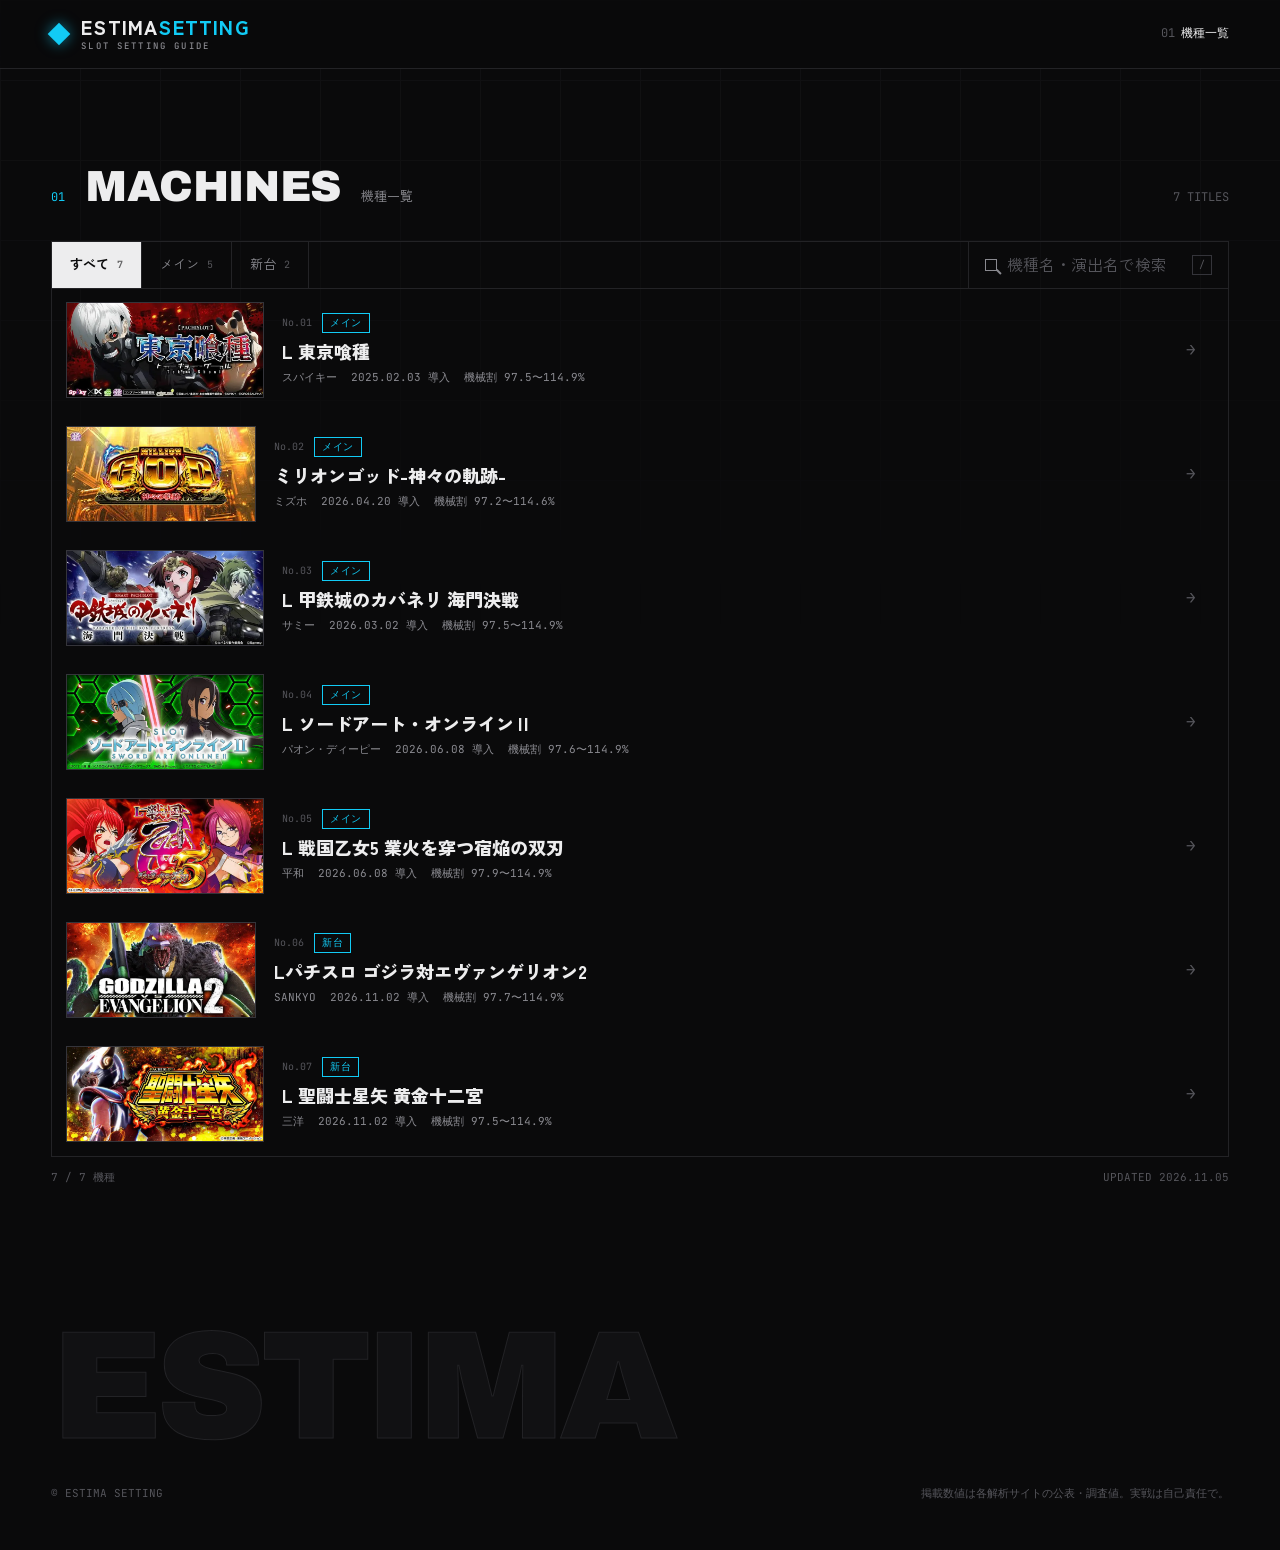
<file: index.html>
<!doctype html>
<html lang="ja">
<head>
<meta charset="utf-8">
<meta name="viewport" content="width=device-width,initial-scale=1,viewport-fit=cover">
<meta name="theme-color" content="#0a0a0b">
<title>ESTIMA SETTING | スロット設定判別まとめ</title>
<meta name="description" content="スロットの設定判別・設定差をまとめたサイト。機種名で検索できます。">
<link rel="icon" href="data:image/svg+xml,%3Csvg xmlns=%27http://www.w3.org/2000/svg%27 viewBox=%270 0 32 32%27%3E%3Crect width=%2732%27 height=%2732%27 fill=%27%230a0a0b%27/%3E%3Crect x=%279%27 y=%279%27 width=%2714%27 height=%2714%27 fill=%27%2338bdf8%27 transform=%27rotate(45 16 16)%27/%3E%3C/svg%3E">
<link rel="preconnect" href="https://fonts.googleapis.com">
<link rel="preconnect" href="https://fonts.gstatic.com" crossorigin>
<link href="https://fonts.googleapis.com/css2?family=Archivo:wght@800;900&family=JetBrains+Mono:wght@400;500&family=Zen+Kaku+Gothic+New:wght@400;500;700;900&display=swap" rel="stylesheet">
<link rel="stylesheet" href="css/style.css">
<link rel="stylesheet" href="css/app.css">
</head>
<body>
<div class="gridbg" aria-hidden="true"></div>

<header class="hdr">
  <div class="wrap">
    <a class="logo" href="./">
      <i></i>
      <span class="lt">
        <span>ESTIMA<em>SETTING</em></span>
        <small>SLOT SETTING GUIDE</small>
      </span>
    </a>
    <nav class="nav">
      <a class="k" href="#list"><b>01</b>機種一覧</a>
    </nav>
  </div>
</header>

<main>
  <section class="sec first" id="list">
    <div class="wrap">
      <div class="sec-head">
        <span class="no">01</span>
        <h1>MACHINES</h1>
        <span class="jp">機種一覧</span>
        <span class="r" id="total"></span>
      </div>

      <div class="toolbar">
        <div class="chips" id="chips" role="tablist" aria-label="機種タイプで絞り込み"></div>
        <label class="search" id="searchBox">
          <span class="ico" aria-hidden="true"></span>
          <input id="q" type="search" inputmode="search" enterkeyhint="search" autocomplete="off"
                 placeholder="機種名・演出名で検索（例: ミリゴ / 月山 / おみくじ）" aria-label="機種検索">
          <span class="clear" id="clear" role="button" aria-label="クリア">✕</span>
          <kbd>/</kbd>
        </label>
      </div>

      <ul class="mlist" id="mlist" aria-live="polite"></ul>
      <div class="resultbar"><span id="resultCount"></span><span id="updated"></span></div>
    </div>
  </section>
</main>

<footer>
  <div class="mark" aria-hidden="true">ESTIMA</div>
  <div class="wrap">
    <span>© ESTIMA SETTING</span>
    <span>掲載数値は各解析サイトの公表・調査値。実戦は自己責任で。</span>
  </div>
</footer>

<script src="js/common.js"></script>
<script src="js/index.js"></script>
</body>
</html>
</file>
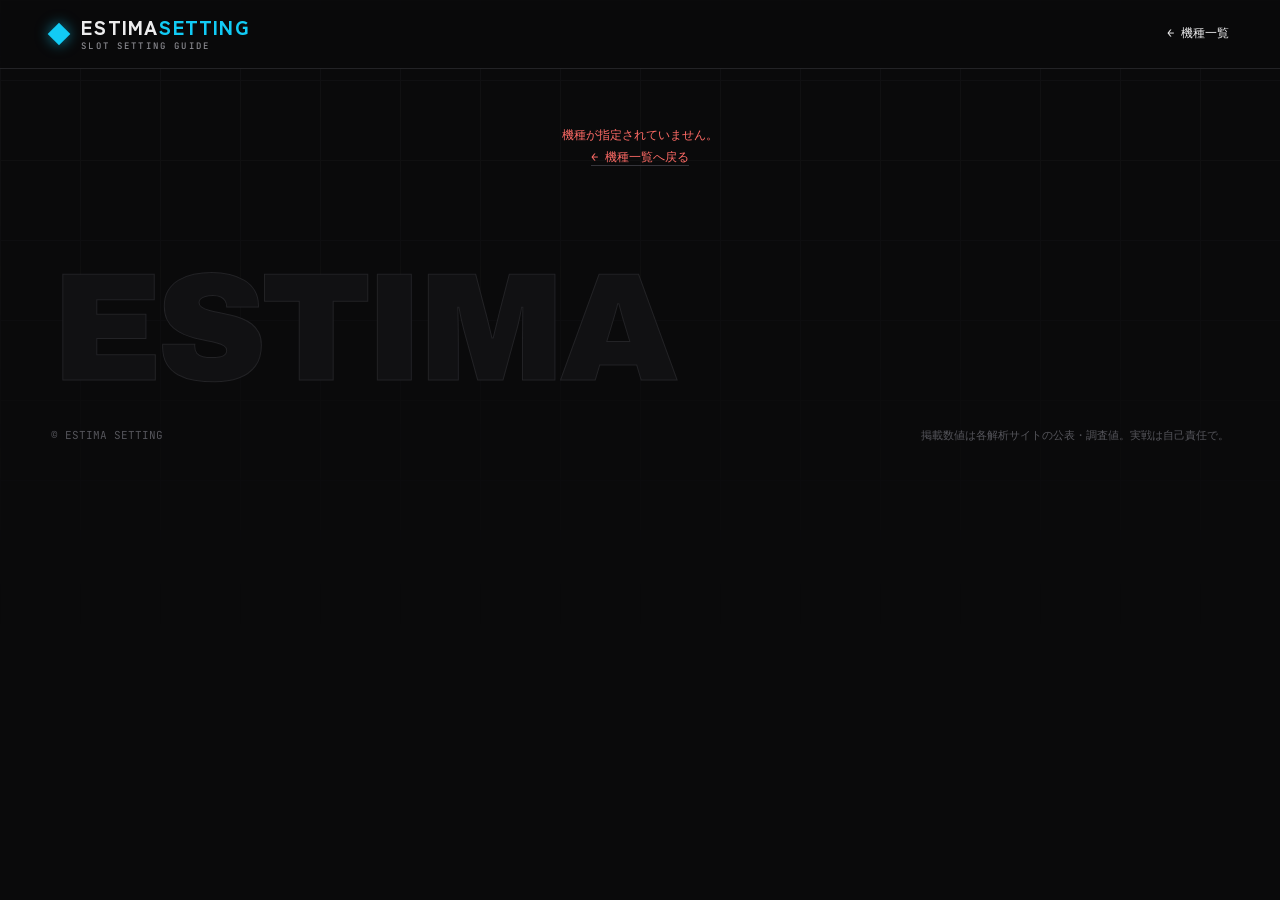
<file: machine.html>
<!doctype html>
<html lang="ja">
<head>
<meta charset="utf-8">
<meta name="viewport" content="width=device-width,initial-scale=1,viewport-fit=cover">
<meta name="theme-color" content="#0a0a0b">
<title>機種情報 | ESTIMA SETTING</title>
<link rel="icon" href="data:image/svg+xml,%3Csvg xmlns=%27http://www.w3.org/2000/svg%27 viewBox=%270 0 32 32%27%3E%3Crect width=%2732%27 height=%2732%27 fill=%27%230a0a0b%27/%3E%3Crect x=%279%27 y=%279%27 width=%2714%27 height=%2714%27 fill=%27%2338bdf8%27 transform=%27rotate(45 16 16)%27/%3E%3C/svg%3E">
<link rel="preconnect" href="https://fonts.googleapis.com">
<link rel="preconnect" href="https://fonts.gstatic.com" crossorigin>
<link href="https://fonts.googleapis.com/css2?family=Archivo:wght@800;900&family=JetBrains+Mono:wght@400;500&family=Zen+Kaku+Gothic+New:wght@400;500;700;900&display=swap" rel="stylesheet">
<link rel="stylesheet" href="css/style.css">
<link rel="stylesheet" href="css/app.css">
</head>
<body>
<div class="gridbg" aria-hidden="true"></div>

<header class="hdr">
  <div class="wrap">
    <a class="logo" href="./">
      <i></i>
      <span class="lt">
        <span>ESTIMA<em>SETTING</em></span>
        <small>SLOT SETTING GUIDE</small>
      </span>
    </a>
    <nav class="nav">
      <a class="k back" href="./">← 機種一覧</a>
    </nav>
  </div>
</header>

<main id="main">
  <div class="wrap"><div class="att-msg" style="padding:80px 0;text-align:center;color:var(--dim);font-family:var(--mono);font-size:12px">LOADING...</div></div>
</main>

<footer>
  <div class="mark" aria-hidden="true">ESTIMA</div>
  <div class="wrap">
    <span>© ESTIMA SETTING</span>
    <span>掲載数値は各解析サイトの公表・調査値。実戦は自己責任で。</span>
  </div>
</footer>

<script src="js/common.js"></script>
<script src="js/machine.js"></script>
</body>
</html>
</file>
<file: css/style.css>
:root{
  --bg:#0a0a0b; --bg2:#111113; --line:#232326; --line2:#34343a;
  --fg:#ededee; --mute:#8a8a90; --dim:#55555b;
  --accent:oklch(0.78 0.14 220); /* アクセント色 */
  --jp:'Zen Kaku Gothic New',sans-serif;
  --mono:'JetBrains Mono',monospace;
  --disp:'Archivo','Zen Kaku Gothic New',sans-serif;
  --pad:clamp(20px,4vw,56px);
}
*{box-sizing:border-box;margin:0;padding:0}
html{scroll-behavior:smooth}
body{background:var(--bg);color:var(--fg);font-family:var(--jp);-webkit-font-smoothing:antialiased;line-height:1.6;overflow-x:hidden;overflow-x:clip}
img,svg,video{max-width:100%;height:auto}
a{color:inherit;text-decoration:none}
button,input{font:inherit;color:inherit;background:none;border:0;outline:0}
::selection{background:var(--accent);color:#000}
.wrap{padding:0 var(--pad);max-width:1440px;margin:0 auto}
.gridbg{position:fixed;inset:0;pointer-events:none;z-index:0;
  background-image:linear-gradient(var(--line) 1px,transparent 1px),linear-gradient(90deg,var(--line) 1px,transparent 1px);
  background-size:80px 80px;opacity:.35;mask-image:linear-gradient(#000,transparent 70%)}
main,header,footer{position:relative;z-index:1}

/* header */
.hdr{position:sticky;top:0;z-index:20;background:rgba(10,10,11,.86);backdrop-filter:blur(10px);border-bottom:1px solid var(--line)}
.hdr .wrap{display:flex;align-items:center;height:68px;gap:24px}
.logo{display:flex;align-items:center;gap:14px;font-weight:900;font-size:20px;letter-spacing:.06em;line-height:1}
.logo i{width:16px;height:16px;background:var(--accent);display:block;transform:rotate(45deg);box-shadow:0 0 14px color-mix(in oklch,var(--accent) 60%,transparent);flex:none}
.logo .lt{display:flex;flex-direction:column;gap:5px}
.logo .lt small{font-family:var(--mono);font-weight:500;font-size:9px;letter-spacing:.24em;color:var(--mute)}
.logo em{font-style:normal;color:var(--accent)}
.nav{margin-left:auto;display:flex;gap:28px;font-family:var(--mono);font-size:12px;color:var(--mute)}
.nav a:hover{color:var(--fg)}
.nav a b{color:var(--dim);font-weight:400;margin-right:6px}

/* news ticker */
.ticker{position:relative;z-index:1;border-bottom:1px solid var(--line);overflow:hidden;white-space:nowrap;font-family:var(--mono);font-size:12px;color:var(--mute);padding:12px 0}
.ticker .track{display:inline-block;animation:tick 60s linear infinite}
.ticker span{margin-right:48px}
.ticker span b{color:var(--accent);font-weight:500;margin-right:10px}
@keyframes tick{to{transform:translateX(-50%)}}

/* section head */
.sec{padding:clamp(56px,8vw,96px) 0;border-bottom:1px solid var(--line)}
.sec-head{display:flex;align-items:baseline;gap:20px;margin-bottom:32px;flex-wrap:wrap}
.sec-head .no{font-family:var(--mono);font-size:12px;color:var(--accent)}
.sec-head h2{font-family:var(--disp);font-weight:900;font-size:clamp(28px,3.4vw,44px);letter-spacing:-.01em;line-height:1}
.sec-head .jp{font-size:13px;color:var(--mute)}
.sec-head .r{margin-left:auto;font-family:var(--mono);font-size:12px;color:var(--dim)}

/* toolbar */
.toolbar{display:flex;gap:0;border:1px solid var(--line);margin-bottom:-1px;flex-wrap:wrap}
.chips{display:flex;flex-wrap:wrap}
.chip{padding:0 18px;height:46px;font-size:13px;color:var(--mute);border-right:1px solid var(--line);cursor:pointer;display:flex;align-items:center;gap:8px;transition:color .15s,background .15s}
.chip:hover{color:var(--fg)}
.chip.on{background:var(--fg);color:var(--bg);font-weight:700}
.chip .c{font-family:var(--mono);font-size:10px;opacity:.6}
.search{margin-left:auto;display:flex;align-items:center;gap:10px;padding:0 16px;min-width:260px;height:46px;border-left:1px solid var(--line)}
.search input{flex:1;font-size:13px}
.search input::placeholder{color:var(--dim)}
.search kbd{font-family:var(--mono);font-size:10px;color:var(--dim);border:1px solid var(--line2);padding:1px 6px}
.search .ico{width:12px;height:12px;border:1.5px solid var(--mute);position:relative;flex:none}
.search .ico::after{content:"";position:absolute;width:6px;height:1.5px;background:var(--mute);right:-6px;bottom:-3px;transform:rotate(45deg)}

/* grid */
.cards{display:grid;grid-template-columns:repeat(auto-fill,minmax(min(300px,100%),1fr));border-left:1px solid var(--line);border-top:1px solid var(--line)}
.card{border-right:1px solid var(--line);border-bottom:1px solid var(--line);padding:28px;min-height:340px;display:flex;flex-direction:column;position:relative;transition:background .2s;overflow:hidden}
.card .top{display:flex;justify-content:space-between;font-family:var(--mono);font-size:11px;color:var(--dim)}
.card .big{font-family:var(--disp);font-weight:900;font-size:120px;line-height:.8;color:transparent;-webkit-text-stroke:1px var(--line2);margin:28px 0 auto;transition:-webkit-text-stroke-color .2s}
.card .nm{font-weight:900;font-size:22px;line-height:1.3;margin-top:24px}
.card .ds{font-size:13px;color:var(--mute);margin-top:10px;text-wrap:pretty}
.card .ft{display:flex;justify-content:space-between;align-items:center;margin-top:22px;padding-top:16px;border-top:1px solid var(--line)}
.card .st{font-family:var(--mono);font-size:11px;display:flex;align-items:center;gap:8px;color:var(--mute)}
.card .st i{width:7px;height:7px;background:var(--dim)}
.card .st.live{color:var(--fg)}
.card .st.live i{background:var(--accent);box-shadow:0 0 10px var(--accent)}
.card.link:hover{background:var(--bg2)}
.card.link:hover .big{-webkit-text-stroke-color:var(--accent)}
.card .ar{font-family:var(--mono);color:var(--dim)}
.card.link:hover .ar{color:var(--accent)}
.card::after{content:"";position:absolute;top:0;right:0;border:10px solid transparent;border-top-color:var(--accent);border-right-color:var(--accent);opacity:0;transition:opacity .2s}
.card.link:hover::after{opacity:1}
.card.empty .nm,.card.empty .big{color:var(--dim)}

.noresult{border:1px solid var(--line);padding:56px;text-align:center;color:var(--dim);font-family:var(--mono);font-size:13px}

/* news */
.news{border-top:1px solid var(--line)}
.news a{display:grid;grid-template-columns:120px 110px 1fr 24px;gap:18px;align-items:center;padding:20px 0;border-bottom:1px solid var(--line);font-size:14px;transition:padding .2s,color .2s}
.news a:hover{padding-left:12px}
.news a:hover .ar{color:var(--accent)}
.news time{font-family:var(--mono);font-size:12px;color:var(--mute)}
.news .cat{font-family:var(--mono);font-size:10px;letter-spacing:.08em;border:1px solid var(--line2);padding:3px 8px;justify-self:start;color:var(--mute)}
.news .cat.upd{border-color:var(--accent);color:var(--accent)}
.news .ar{font-family:var(--mono);color:var(--dim)}

footer{padding:40px 0 48px}
footer .wrap{display:flex;justify-content:space-between;gap:24px;flex-wrap:wrap;font-family:var(--mono);font-size:11px;color:var(--dim)}
footer .mark{font-family:var(--disp);font-weight:900;font-size:clamp(48px,12vw,180px);line-height:.85;letter-spacing:-.04em;color:var(--bg2);-webkit-text-stroke:1px var(--line);padding:0 var(--pad);max-width:1440px;margin:0 auto 32px;white-space:nowrap;overflow:hidden}

@media (prefers-reduced-motion:reduce){.ticker .track{animation:none}}

@media (max-width:960px){
  .news a{grid-template-columns:96px 1fr 20px;gap:6px 14px}
  .news .cat{grid-column:1;grid-row:2}
  .news .t{grid-column:2;grid-row:1/span 2}
  .news .ar{grid-row:1/span 2;grid-column:3}
}
@media (max-width:640px){
  .nav a:not(.k){display:none}
  .search{min-width:0;width:100%;border-left:0;border-top:1px solid var(--line)}
  .toolbar{flex-direction:column}
  .chips{width:100%}
  .chip{flex:1;justify-content:center;padding:0 10px;border-bottom:0}
}
.sec-head .r{white-space:nowrap}
.news-empty{padding:20px 0;color:var(--dim);font-family:var(--mono);font-size:12px}

/* =========================================================
   ATTENDANCE（出欠表）
   ========================================================= */
.att-bar{display:flex;align-items:center;justify-content:space-between;gap:16px;flex-wrap:wrap;margin-bottom:16px}
.att-hint{font-family:var(--mono);font-size:11px;color:var(--dim)}
.att-actions{display:flex;gap:8px;flex-wrap:wrap}
.abtn{height:38px;padding:0 16px;font-size:12px;font-family:var(--mono);border:1px solid var(--line2);color:var(--mute);cursor:pointer;transition:color .15s,background .15s,border-color .15s;white-space:nowrap}
.abtn:hover{color:var(--fg);border-color:var(--mute)}
.abtn.solid{background:var(--fg);color:var(--bg);border-color:var(--fg);font-weight:700}
.abtn.solid:hover{background:var(--accent);border-color:var(--accent);color:#000}
.abtn.danger:hover{color:oklch(0.72 0.19 25);border-color:oklch(0.72 0.19 25)}
.abtn:disabled{opacity:.35;cursor:not-allowed;pointer-events:none}
.abtn.busy{opacity:.6;pointer-events:none}
.abtn[hidden]{display:none}
:focus-visible{outline:2px solid var(--accent);outline-offset:2px}

.att-wrap{overflow-x:auto;border:1px solid var(--line);-webkit-overflow-scrolling:touch;background:color-mix(in oklch,var(--bg) 70%,transparent)}
.att-msg{padding:56px 20px;text-align:center;color:var(--dim);font-family:var(--mono);font-size:12px}
.att-msg.err{color:oklch(0.72 0.19 25)}
table.att{border-collapse:separate;border-spacing:0;width:100%;min-width:max-content;font-size:13px}
table.att th,table.att td{border-right:1px solid var(--line);border-bottom:1px solid var(--line);padding:0;text-align:center;vertical-align:middle}
table.att tr>*:last-child{border-right:0}
table.att tbody tr:last-child>*{border-bottom:0}
table.att th.mem{position:sticky;left:0;z-index:2;background:var(--bg);min-width:96px;padding:0 16px;text-align:left;font-weight:700;font-size:14px;height:56px;white-space:nowrap}
table.att th.mem small{display:block;font-family:var(--mono);font-weight:400;font-size:10px;color:var(--dim)}
table.att th.corner{font-family:var(--mono);font-weight:400;font-size:10px;letter-spacing:.2em;color:var(--dim);height:auto}
table.att thead th{background:var(--bg2);vertical-align:top}
table.att thead th.mem{background:var(--bg2)}
table.att tfoot th,table.att tfoot td{background:var(--bg2);border-top:1px solid var(--line2);border-bottom:0}

th.ev{min-width:116px;max-width:150px}
.evbtn{width:100%;padding:12px 10px 10px;display:flex;flex-direction:column;align-items:center;gap:2px;cursor:pointer;transition:background .15s}
.evbtn:hover{background:var(--line)}
.evbtn .d{font-family:var(--disp);font-weight:900;font-size:20px;line-height:1}
.evbtn .w{font-family:var(--mono);font-size:10px;color:var(--mute)}
.evbtn .tt{font-size:11px;line-height:1.35;margin-top:6px;color:var(--fg);word-break:break-all;display:-webkit-box;-webkit-line-clamp:2;-webkit-box-orient:vertical;overflow:hidden}
.evbtn .tt.none{color:var(--dim)}
th.ev.sat .d,th.ev.sat .w{color:var(--accent)}
th.ev.sun .d,th.ev.sun .w{color:oklch(0.72 0.17 25)}
th.ev.today{box-shadow:inset 0 2px 0 var(--accent)}
th.ev.past .evbtn,td.past{opacity:.5}

.cell{display:flex;flex-direction:column;align-items:center;justify-content:center;gap:2px;width:100%;min-height:56px;padding:6px 8px;cursor:pointer;transition:background .15s;position:relative}
.cell:hover{background:var(--bg2)}
.cell .s{font-family:var(--mono);font-size:12px;color:var(--dim)}
.cell .cm{font-size:10px;line-height:1.3;color:var(--mute);max-width:130px;overflow:hidden;text-overflow:ellipsis;white-space:nowrap}
.cell.all .s,.cell.am .s,.cell.pm .s,.cell.early .s{color:var(--fg);font-weight:700}
/* 4択は色を増やさず「塗りの形」で区別（終日=全面 / 午前=左半分 / 午後=右半分 / 早退=点線） */
.cell.all{background:color-mix(in oklch,var(--accent) 24%,transparent)}
.cell.all:hover{background:color-mix(in oklch,var(--accent) 32%,transparent)}
.cell.am{background:linear-gradient(90deg,color-mix(in oklch,var(--accent) 24%,transparent) 50%,transparent 50%)}
.cell.pm{background:linear-gradient(90deg,transparent 50%,color-mix(in oklch,var(--accent) 24%,transparent) 50%)}
.cell.early{box-shadow:inset 0 0 0 1px var(--accent);background-image:repeating-linear-gradient(135deg,transparent 0 6px,color-mix(in oklch,var(--accent) 14%,transparent) 6px 7px)}
.cell.all .s{color:var(--accent)}

.sum{display:flex;flex-direction:column;align-items:center;gap:2px;padding:10px 6px;min-height:56px;justify-content:center}
.sum b{font-family:var(--disp);font-weight:900;font-size:22px;line-height:1;color:var(--accent)}
.sum span{font-family:var(--mono);font-size:10px;color:var(--mute);white-space:nowrap}

.att-legend{list-style:none;display:flex;flex-wrap:wrap;gap:6px 20px;margin-top:14px;font-family:var(--mono);font-size:11px;color:var(--mute)}
.att-legend li{display:flex;align-items:center;gap:8px}
.att-legend .note{color:var(--dim);margin-left:auto}
.att-legend i{display:block;width:18px;height:12px;border:1px solid var(--line2)}
.att-legend i.all{background:color-mix(in oklch,var(--accent) 45%,transparent);border-color:var(--accent)}
.att-legend i.am{background:linear-gradient(90deg,color-mix(in oklch,var(--accent) 45%,transparent) 50%,transparent 50%);border-color:var(--accent)}
.att-legend i.pm{background:linear-gradient(90deg,transparent 50%,color-mix(in oklch,var(--accent) 45%,transparent) 50%);border-color:var(--accent)}
.att-legend i.early{border:1px dashed var(--accent)}

/* dialog */
dialog.dlg{margin:auto;width:min(420px,calc(100vw - 32px));max-height:calc(100dvh - 32px);padding:0;background:var(--bg);color:var(--fg);border:1px solid var(--line2);box-shadow:0 24px 80px rgba(0,0,0,.6);overflow:auto}
dialog.dlg.wide{width:min(480px,calc(100vw - 32px))}
dialog.dlg::backdrop{background:rgba(0,0,0,.7);backdrop-filter:blur(3px)}
.dlg-in{padding:22px;display:flex;flex-direction:column;gap:16px}
.dlg-top{display:flex;justify-content:space-between;align-items:center;font-weight:900;font-size:20px;line-height:1.2}
.dlg-top .x{width:34px;height:34px;font-size:22px;color:var(--mute);cursor:pointer;margin:-6px -8px -6px 0}
.dlg-top .x:hover{color:var(--fg)}
.dlg-sub{font-family:var(--mono);font-size:12px;color:var(--mute);margin-top:-8px}
.opts{display:grid;grid-template-columns:repeat(4,1fr);border:1px solid var(--line)}
.opt{height:52px;font-size:14px;color:var(--mute);border-right:1px solid var(--line);cursor:pointer;transition:color .15s,background .15s}
.opt:last-child{border-right:0}
.opt:hover{color:var(--fg)}
.opt.on{background:var(--fg);color:var(--bg);font-weight:700}
.fld{display:flex;flex-direction:column;gap:6px;font-size:12px;color:var(--mute)}
.fld small{font-family:var(--mono);color:var(--dim);margin-left:6px}
.fld input{height:44px;padding:0 12px;border:1px solid var(--line2);font-size:16px;color:var(--fg);background:var(--bg2)}
.fld input:focus{border-color:var(--accent)}
.fld input::placeholder{color:var(--dim)}
.dlg-err{min-height:1em;font-size:12px;color:oklch(0.72 0.19 25)}
.dlg-err:empty{display:none}
.dlg-ft{display:flex;justify-content:space-between;align-items:center;gap:12px}
.dlg-ft .sel{font-family:var(--mono);font-size:12px;color:var(--mute)}

.cal-nav{display:flex;align-items:center;justify-content:space-between}
.cal-nav b{font-family:var(--disp);font-weight:900;font-size:18px}
.cal-nav .abtn{width:44px;padding:0}
.cal-quick{display:flex;gap:6px;flex-wrap:wrap}
.cal-quick .abtn{height:34px;padding:0 12px;font-family:var(--jp);font-size:12px}
.cal{display:grid;grid-template-columns:repeat(7,minmax(0,1fr));gap:4px}
.cal .wd{font-family:var(--mono);font-size:10px;color:var(--dim);text-align:center;padding:4px 0}
.cal .wd.sat,.cal .day.sat{color:var(--accent)}
.cal .wd.sun,.cal .day.sun{color:oklch(0.72 0.17 25)}
.day{height:44px;min-width:0;font-family:var(--mono);font-size:14px;border:1px solid var(--line);cursor:pointer;transition:background .12s,color .12s}
.day:hover:not(:disabled){background:var(--bg2);border-color:var(--mute)}
.day.today{border-color:var(--mute)}
.day.on{background:var(--accent);border-color:var(--accent);color:#000;font-weight:700}
.day:disabled{opacity:.25;cursor:not-allowed}
.day.has:disabled{opacity:1;color:var(--dim);background:repeating-linear-gradient(135deg,transparent 0 5px,var(--line) 5px 6px)}

@media (max-width:640px){
  .att-bar{flex-direction:column;align-items:stretch}
  .att-actions{width:100%}
  .att-actions .abtn{flex:1}
  .att-legend .note{margin-left:0;flex-basis:100%}
  table.att th.mem{min-width:72px;padding:0 10px;font-size:13px}
  th.ev{min-width:84px}
  .evbtn{padding:10px 4px 8px}
  .evbtn .d{font-size:18px}
  .cell{padding:6px 4px}
  .cell .cm{max-width:76px}
  .sum span{font-size:9px}
  .opt{font-size:13px}
}
</file>
<file: css/app.css>
/* =========================================================
   app.css  ― style.css（ベース）に追加する、本サイト専用のスタイル
   style.css 側のクラス(.hdr .wrap .sec-head .toolbar .chip .search ...)はそのまま利用
   ========================================================= */

/* ---- 共通 ---- */
.hdr .nav a.k{color:var(--fg)}
.back{font-family:var(--mono);font-size:12px;color:var(--mute);display:inline-flex;align-items:center;gap:8px;white-space:nowrap}
.back:hover{color:var(--fg)}
.sec.tight{padding:clamp(32px,6vw,56px) 0}
.sec.first{border-bottom:0}
.sec-head h1{font-family:var(--disp);font-weight:900;font-size:clamp(28px,3.4vw,44px);letter-spacing:-.01em;line-height:1}
.lead{font-size:13px;color:var(--mute);margin:-12px 0 28px;max-width:640px;text-wrap:pretty}
.search .clear{font-family:var(--mono);font-size:12px;color:var(--dim);cursor:pointer;padding:4px;display:none}
.search.has .clear{display:block}
.search.has kbd{display:none}
.search input{min-width:0;font-size:16px} /* iOSのズーム防止 */
mark{background:color-mix(in oklch,var(--accent) 35%,transparent);color:var(--fg);padding:0 1px}

/* ---- 機種リスト（リスト形式の見出し） ---- */
.mlist{list-style:none;border:1px solid var(--line);border-top:0}
.mi{display:grid;grid-template-columns:auto 1fr 24px;gap:18px;align-items:center;padding:14px 18px 14px 14px;border-top:1px solid var(--line);position:relative;transition:background .2s}
.mi:first-child{border-top:0}
.mi:hover{background:var(--bg2)}
.mi:hover .ar{color:var(--accent);transform:translateX(3px)}
.mi:hover .mi-img{border-color:var(--accent)}
.mi .ar{font-family:var(--mono);color:var(--dim);transition:color .2s,transform .2s}

.mi-img{height:96px;border:1px solid var(--line2);background:var(--bg2);overflow:hidden;display:flex;align-items:center;justify-content:center;position:relative;transition:border-color .2s;flex:none}
.mi-img img{height:100%;width:auto;max-width:none;aspect-ratio:auto 2/1;display:block} /* 縦を枠に合わせ、横は画像本来の比率（見切れなし）。読込前のみ 2:1 を仮置き */
.mi-img .ph{width:94px;text-align:center;font-family:var(--disp);font-weight:900;font-size:56px;line-height:1;color:transparent;-webkit-text-stroke:1px var(--line2);user-select:none}
.mi:hover .mi-img .ph{-webkit-text-stroke-color:var(--accent)}

.mi-top{display:flex;flex-wrap:wrap;gap:6px 10px;align-items:center;font-family:var(--mono);font-size:10px;color:var(--dim);margin-bottom:6px}
.badge{font-family:var(--mono);font-size:10px;letter-spacing:.06em;border:1px solid var(--line2);padding:1px 7px;color:var(--mute);white-space:nowrap}
.badge.acc{border-color:var(--accent);color:var(--accent)}
.mi-nm{font-weight:900;font-size:18px;line-height:1.35;text-wrap:balance}
.mi-ds{font-family:var(--mono);font-size:11px;color:var(--mute);margin-top:6px;display:flex;flex-wrap:wrap;gap:2px 14px}
.mi-hit{font-size:11px;color:var(--accent);margin-top:6px;line-height:1.5}
.mi-hit span{color:var(--dim);font-family:var(--mono);margin-right:6px}

.resultbar{display:flex;justify-content:space-between;font-family:var(--mono);font-size:11px;color:var(--dim);padding:12px 0 0}
.noresult{border-top:0}
.noresult b{display:block;color:var(--mute);font-size:14px;margin-bottom:6px}

/* ---- 機種ページ ---- */
/* 機種ヘッダー: 画像は背景として薄く敷く（主張させない） */
.mh{position:relative;isolation:isolate;overflow:hidden;padding:clamp(28px,5vw,56px) 0 clamp(28px,5vw,48px);border-bottom:1px solid var(--line)}
.mh-bg{position:absolute;top:0;left:0;right:0;z-index:-1;pointer-events:none}
.mh-bg img{display:block;width:100%;height:auto;max-width:none;
  opacity:.28;filter:blur(2px) saturate(.7) brightness(.85)} /* 横幅に合わせて拡大。低解像度の粗さはぼかして隠す */
.mh-bg::after{content:"";position:absolute;inset:0;
  background:
    linear-gradient(90deg,color-mix(in oklch,var(--bg) 60%,transparent) 0%,transparent 60%),
    linear-gradient(180deg,transparent 30%,var(--bg) 100%)}
.mh-in{display:block}
.mh-badges{display:flex;flex-wrap:wrap;gap:6px;margin-bottom:16px}
.mh h1{font-weight:900;font-size:clamp(26px,5vw,48px);line-height:1.2;letter-spacing:-.01em;text-wrap:balance}
.mh .meta{font-family:var(--mono);font-size:12px;color:var(--mute);margin-top:14px;display:flex;flex-wrap:wrap;gap:4px 18px}
.mh .meta b{color:var(--dim);font-weight:400;margin-right:6px}

.spec{display:grid;grid-template-columns:repeat(auto-fit,minmax(min(240px,100%),1fr));border-left:1px solid var(--line);border-top:1px solid var(--line);margin-top:28px}
.spec div{border-right:1px solid var(--line);border-bottom:1px solid var(--line);padding:14px 18px}
.spec dt{font-family:var(--mono);font-size:10px;letter-spacing:.14em;color:var(--dim);margin-bottom:4px}
.spec dd{font-size:14px;line-height:1.5}

.sumbox{border:1px solid var(--accent);background:color-mix(in oklch,var(--accent) 6%,transparent);padding:18px 20px;margin-top:28px}
.sumbox h2{font-family:var(--mono);font-size:11px;font-weight:500;letter-spacing:.14em;color:var(--accent);margin-bottom:10px}
.sumbox ol{list-style:none;counter-reset:s;display:flex;flex-direction:column;gap:8px}
.sumbox li{counter-increment:s;display:grid;grid-template-columns:24px 1fr;font-size:14px;line-height:1.65}
.sumbox li::before{content:counter(s,decimal-leading-zero);font-family:var(--mono);font-size:11px;color:var(--accent);padding-top:3px}

/* 目次 + ページ内検索（スマホで常に使えるようsticky） */
.stick{position:sticky;top:68px;z-index:15;background:rgba(10,10,11,.92);backdrop-filter:blur(10px);border-bottom:1px solid var(--line)}
.stick .wrap{padding-left:0;padding-right:0}
.pagesearch{display:flex;align-items:center;gap:10px;padding:0 var(--pad);height:46px;border-bottom:1px solid var(--line)}
.pagesearch .ico{width:12px;height:12px;border:1.5px solid var(--mute);position:relative;flex:none;margin-right:6px}
.pagesearch .ico::after{content:"";position:absolute;width:6px;height:1.5px;background:var(--mute);right:-6px;bottom:-3px;transform:rotate(45deg)}
.pagesearch input{flex:1;min-width:0;font-size:16px}
.pagesearch input::placeholder{color:var(--dim)}
.pagesearch .cnt{font-family:var(--mono);font-size:10px;color:var(--dim);white-space:nowrap}
.pagesearch .clear{font-family:var(--mono);font-size:12px;color:var(--dim);cursor:pointer;padding:4px;display:none}
.pagesearch.has .clear{display:block}
.toc{display:flex;overflow-x:auto;scrollbar-width:none;-webkit-overflow-scrolling:touch;padding:0 var(--pad)}
.toc::-webkit-scrollbar{display:none}
.toc a{flex:none;display:flex;align-items:center;gap:6px;height:40px;padding:0 14px;font-size:12px;color:var(--mute);border-right:1px solid var(--line);white-space:nowrap}
.toc a:first-child{border-left:1px solid var(--line)}
.toc a:hover,.toc a.on{color:var(--fg)}
.toc a.on{box-shadow:inset 0 -2px 0 var(--accent)}
.toc a i{font-style:normal;font-family:var(--mono);font-size:10px;color:var(--dim)}
.toc a.off{display:none}

/* 解析ブロック */
.blk{padding:clamp(36px,6vw,64px) 0;border-bottom:1px solid var(--line);scroll-margin-top:215px}
.blk[hidden]{display:none}
.blk-head{display:flex;align-items:center;gap:14px;flex-wrap:wrap;margin-bottom:18px}
.blk-head .no{font-family:var(--mono);font-size:12px;color:var(--accent)}
.blk-head h2{font-weight:900;font-size:clamp(20px,3vw,28px);line-height:1.3;text-wrap:balance}
.blk-badges{display:flex;flex-wrap:wrap;align-items:center;gap:8px;margin:-6px 0 18px}
.badge.ph{padding:2px 9px}
.badge.ph.nm{color:var(--fg);border-color:var(--line2)}
.badge.ph.at{background:var(--accent);border-color:var(--accent);color:#000;font-weight:700}
.stars{display:inline-flex;align-items:center;gap:8px;font-family:var(--mono);font-size:10px;color:var(--dim);margin-left:auto}
.stars .stv{font-size:13px;letter-spacing:.08em;color:var(--accent);white-space:nowrap}
.stars .stv i{font-style:normal;color:var(--line2)}
.phasebar{display:flex;align-items:center;gap:0;padding:0 var(--pad);height:40px;border-bottom:1px solid var(--line)}
.pchip{height:100%;padding:0 16px;font-size:12px;color:var(--mute);border-right:1px solid var(--line);cursor:pointer}
.pchip:first-child{border-left:1px solid var(--line)}
.pchip:hover{color:var(--fg)}
.pchip.on{background:var(--fg);color:var(--bg);font-weight:700}
.pnote{margin-left:auto;font-family:var(--mono);font-size:10px;color:var(--dim);white-space:nowrap;padding-left:10px}
.blk-img{border:1px solid var(--line);margin-bottom:18px;max-width:560px}
.blk-img img{display:block;width:100%}
.blk .ld{font-size:14px;color:var(--mute);line-height:1.8;margin-bottom:18px;max-width:720px;text-wrap:pretty}
.blk .ld strong,.blk li strong,.sumbox strong{color:var(--fg);font-weight:700}
.blk .ld strong,.blk li strong{background:linear-gradient(transparent 62%,color-mix(in oklch,var(--accent) 28%,transparent) 62%)}
.cap{font-family:var(--mono);font-size:11px;color:var(--mute);margin:20px 0 8px}
.tbl{overflow-x:auto;border:1px solid var(--line);-webkit-overflow-scrolling:touch;background:color-mix(in oklch,var(--bg) 70%,transparent)}
.tbl table{width:100%;border-collapse:collapse;font-size:13px;min-width:max-content}
.tbl th,.tbl td{padding:11px 16px;border-right:1px solid var(--line);border-bottom:1px solid var(--line);text-align:left;line-height:1.5;vertical-align:top}
.tbl tr>*:last-child{border-right:0}
.tbl tbody tr:last-child>*{border-bottom:0}
.tbl thead th{background:var(--bg2);font-family:var(--mono);font-weight:400;font-size:11px;color:var(--mute);white-space:nowrap}
.tbl td{font-family:var(--mono);font-variant-numeric:tabular-nums}
.tbl.num td:not(:first-child){text-align:right;white-space:nowrap}
.tbl.num thead th:not(:first-child){text-align:right}
.tbl td.s{font-weight:700;color:var(--fg);white-space:nowrap;min-width:3.5em}
.tbl tr.hi td{background:color-mix(in oklch,var(--accent) 9%,transparent)}
.tbl tr.hi td.s,.tbl tr.hi td strong{color:var(--accent)}
.tbl td strong{font-weight:700;color:var(--accent)}
.tbl td.t{font-family:var(--jp);font-size:13px}
.blk .nt{font-size:12px;color:var(--dim);margin-top:12px;line-height:1.7}
.blk .nt::before{content:"※ "}
.blk ul.it{list-style:none;display:flex;flex-direction:column;gap:12px;margin-top:4px}
.blk ul.it li{font-size:14px;line-height:1.8;color:var(--mute);padding-left:18px;position:relative;text-wrap:pretty}
.blk ul.it li::before{content:"";position:absolute;left:0;top:.85em;width:8px;height:1px;background:var(--accent)}

.srcs{padding:36px 0;border-bottom:1px solid var(--line);font-size:12px;color:var(--mute)}
.srcs h2{font-family:var(--mono);font-size:11px;font-weight:500;letter-spacing:.14em;color:var(--dim);margin-bottom:12px}
.srcs ul{list-style:none;display:flex;flex-direction:column;gap:6px}
.srcs a{border-bottom:1px solid var(--line2)}
.srcs a:hover{color:var(--accent);border-color:var(--accent)}
.srcs p{margin-top:14px;color:var(--dim);line-height:1.8}

.err{padding:56px 20px;text-align:center;color:oklch(0.72 0.19 25);font-family:var(--mono);font-size:12px;line-height:1.8}

/* ---- スマホ（主用途） ---- */
@media (max-width:640px){
  .hdr .wrap{height:60px;gap:12px}
  .stick{top:60px}
  .pnote{display:none}
  .blk{scroll-margin-top:200px}
  .logo{font-size:17px}
  .nav a.k{display:inline}
  .mi{grid-template-columns:auto 1fr 16px;gap:12px;padding:12px 12px 12px 10px}
  .mi-img{height:72px}
  .mi-img .ph{width:70px;font-size:40px}
  .mi-nm{font-size:16px}
  .mh-in{grid-template-columns:1fr}
  .mh-bg img{opacity:.22}
  .mh-bg::after{background:linear-gradient(180deg,transparent 20%,var(--bg) 100%)}
  .tbl th,.tbl td{padding:10px 12px}
  
}

/* やることリスト（判別の優先順位の下） */
.todobox{border:1px solid var(--line2);background:var(--bg2);padding:18px 20px;margin-top:16px}
.todo-h{display:flex;align-items:center;gap:12px;margin-bottom:6px}
.todo-h h2{font-family:var(--mono);font-size:11px;font-weight:500;letter-spacing:.14em;color:var(--fg);margin-right:auto}
.todo-c{font-family:var(--mono);font-size:11px;color:var(--accent)}
.todo-r{font-family:var(--mono);font-size:11px;color:var(--dim);background:none;border:1px solid var(--line2);padding:3px 10px;cursor:pointer}
.todo-r:hover{color:var(--fg);border-color:var(--mute)}
.todo-l{list-style:none;counter-reset:t}
.todo-l li{counter-increment:t;display:flex;align-items:center;gap:10px;border-top:1px solid var(--line);padding:4px 0}
.todo-l li:first-child{border-top:0}
.todo-l label{flex:1;min-width:0;display:flex;align-items:flex-start;gap:12px;padding:8px 0;cursor:pointer;-webkit-tap-highlight-color:transparent}
.todo-l input{position:absolute;opacity:0;width:1px;height:1px}
.todo-l .bx{flex:none;width:20px;height:20px;border:1.5px solid var(--line2);margin-top:1px;position:relative;transition:background .15s,border-color .15s}
.todo-l input:focus-visible+.bx{outline:2px solid var(--accent);outline-offset:2px}
.todo-l input:checked+.bx{background:var(--accent);border-color:var(--accent)}
.todo-l input:checked+.bx::after{content:"";position:absolute;left:5px;top:1px;width:5px;height:10px;border:solid var(--bg);border-width:0 2px 2px 0;transform:rotate(45deg)}
.todo-l .tx{font-size:14px;line-height:1.65}
.todo-l .tx strong{color:var(--fg);font-weight:700}
.todo-l li.done .tx{color:var(--dim);text-decoration:line-through;text-decoration-color:var(--line2)}
.todo-l li.done .tx strong{color:var(--dim)}
.todo-l .lv{display:inline-block;font-family:var(--mono);font-size:10px;letter-spacing:.06em;border:1px solid var(--line2);padding:0 6px;margin-right:8px;line-height:1.6;vertical-align:1px;color:var(--mute)}
.todo-l .lv.m{border-color:var(--accent);background:var(--accent);color:var(--bg);font-weight:700}
.todo-l .lv.a{border-color:var(--accent);color:var(--accent)}
.todo-l .go{flex:none;font-family:var(--mono);font-size:11px;color:var(--accent);border:1px solid var(--line2);padding:6px 10px;white-space:nowrap}
.todo-l .go:hover{border-color:var(--accent)}
</file>
